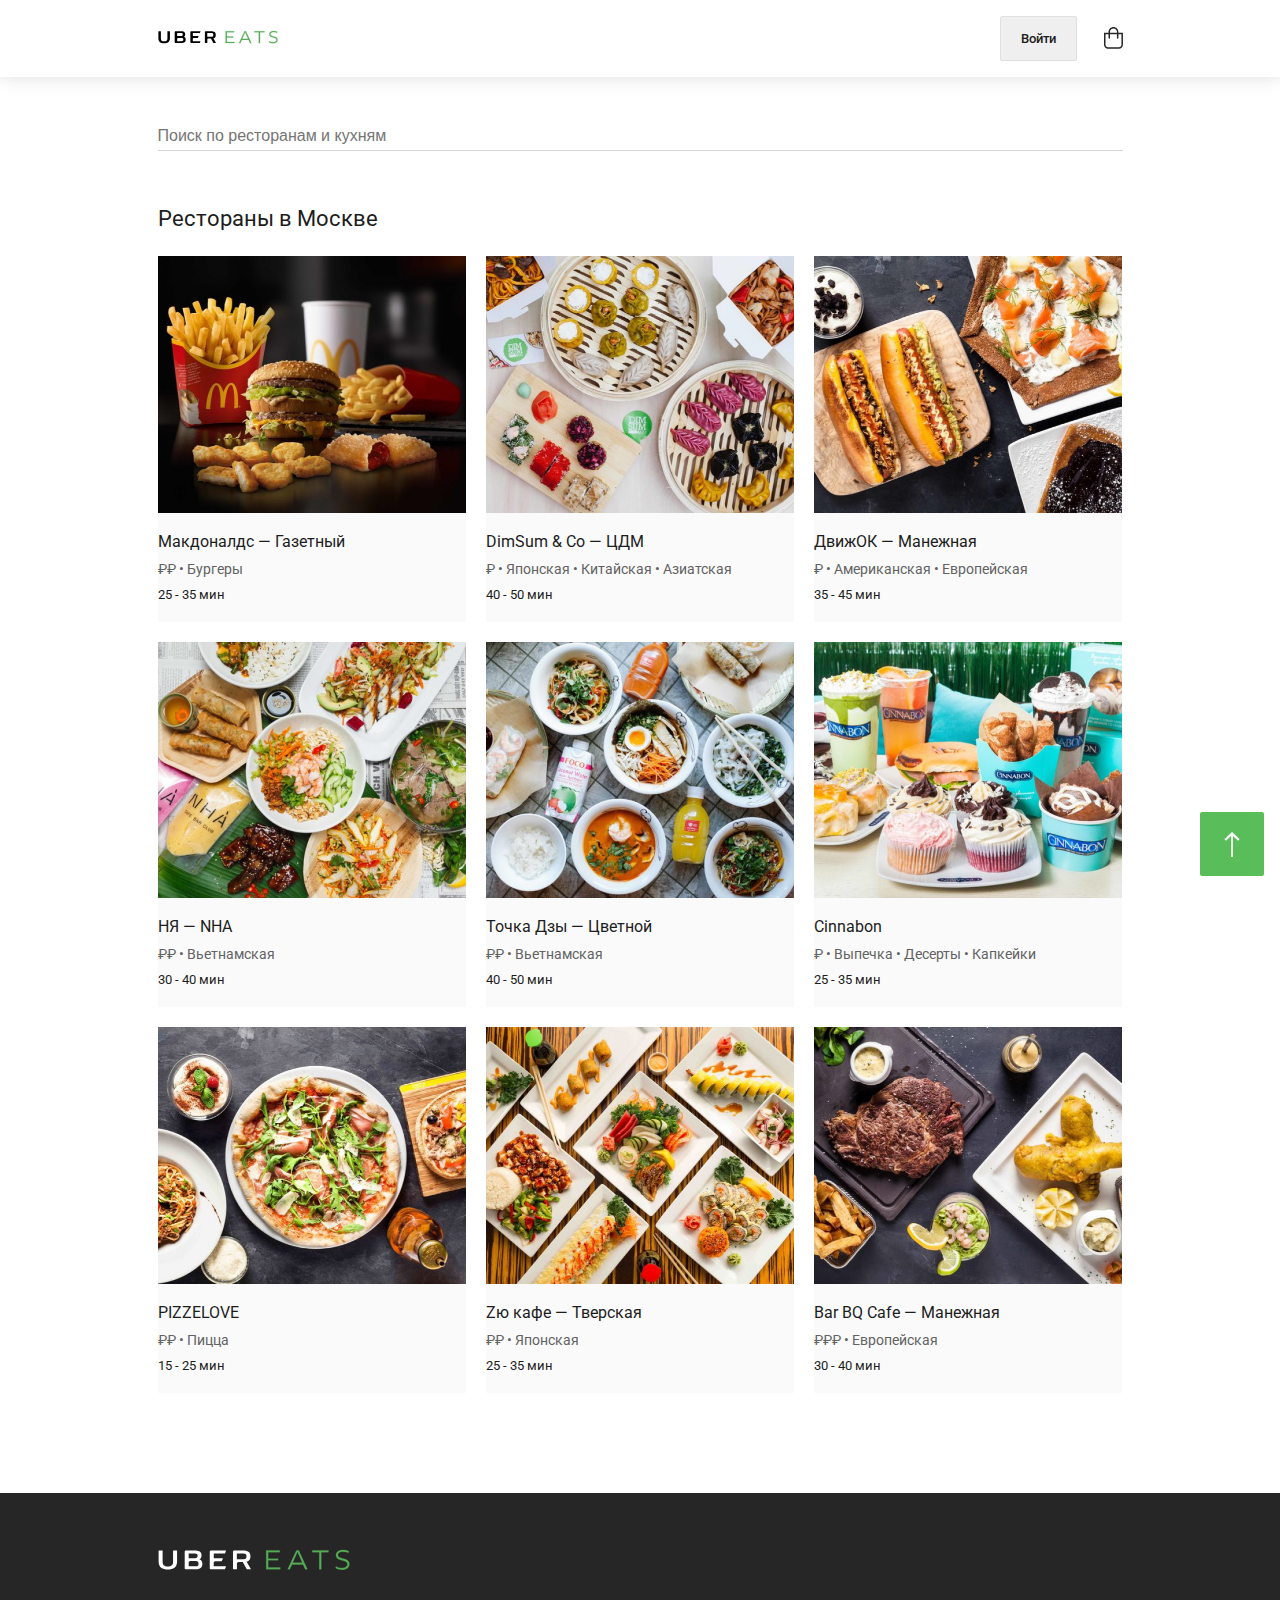
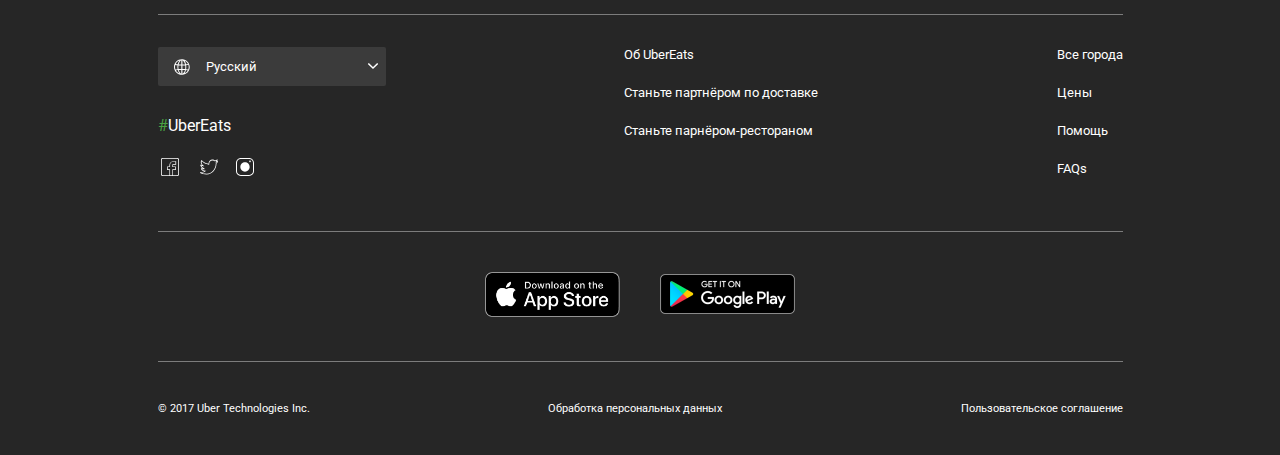
<file: index.html>
<!DOCTYPE html>
<html lang="ru">

<head>
    <meta charset="UTF-8">
    <meta http-equiv="X-UA-Compatible" content="IE=edge">
    <meta name="viewport" content="width=device-width, initial-scale=1.0">
    <title>Uber Eats | Доставка еды</title>
    <link rel="stylesheet" href="css/style.min.css">
</head>

<body>
    <header class="header" id="top">
        <div class="container">
            <div class="header__inner">
                <a class="logo" href="#">
                    <img class="logo__img" src="icons/logo.svg" alt="Логотип Uber Eats">
                </a>

                <div class="header__btns">
                    <button class="header__btn-in">
                        Войти
                    </button>

                    <button class="header__btn-cart">
                        <img src="icons/basket.svg" alt="Корзина с товарами">
                    </button>
                </div>
            </div>
        </div>
    </header>

    <main class="page">
        <h1 class="page__title visually-hidden">Вся еда города с доставкой на дом.</h1>
        
        <section class="search">
            <div class="container">
                <h2 class="search__title visually-hidden">Поиск по ресторанам и кухням</h2>
                <form class="search-form" action="#">
                    <label class="visually-hidden" for="search-form__input">Поиск по ресторанам и кухням</label>
                    <input class="search-form__input" type="text" placeholder="Поиск по ресторанам и кухням">
                </form>
            </div>
        </section>

        <section class="catalog">
            <div class="container">
                <h2 class="catalog__title">
                    Рестораны в Москве
                </h2>
                <div class="catalog__items">
                    <div class="catalog__item">
                        <img class="catalog__item-img" src="img/cards/1.jpg" alt="Перейти к меню Macdonalds">
                        <div class="catalog__item-inner">
                            <h3 class="catalog__item-title"><a href="#">Макдоналдс — Газетный</a></h3>
                            <div class="catalog__item-price">
                                ₽₽ •
                                <span class="catalog__item-category">Бургеры</span>
                            </div>
                            <div class="catalog__item-time">25 - 35 мин</div>
                        </div>
                    </div>

                    <div class="catalog__item">
                        <img class="catalog__item-img" src="img/cards/2.jpg" alt="Перейти к меню DimSum & Co — ЦДМ">
                        <div class="catalog__item-inner">
                            <h3 class="catalog__item-title"><a href="#">DimSum & Co — ЦДМ</a></h3>
                            <div class="catalog__item-price">
                                ₽ •
                                <span class="catalog__item-category">Японская • Китайская • Азиатская</span>
                            </div>
                            <div class="catalog__item-time">40 - 50 мин</div>
                        </div>
                    </div>

                    <div class="catalog__item">
                        <img class="catalog__item-img" src="img/cards/3.jpg" alt="Перейти в меню ДвижОК — Манежная">
                        <div class="catalog__item-inner">
                            <h3 class="catalog__item-title"><a href="#">ДвижОК — Манежная</a></h3>
                            <div class="catalog__item-price">
                                ₽ •
                                <span class="catalog__item-category">Американская • Европейская</span>
                            </div>
                            <div class="catalog__item-time">35 - 45 мин</div>
                        </div>
                    </div>

                    <div class="catalog__item">
                        <img class="catalog__item-img" src="img/cards/4.jpg" alt="Перейти в меню НЯ — NHA">
                        <div class="catalog__item-inner">
                            <h3 class="catalog__item-title"><a href="#">НЯ — NHA</a></h3>
                            <div class="catalog__item-price">
                                ₽₽ •
                                <span class="catalog__item-category">Вьетнамская</span>
                            </div>
                            <div class="catalog__item-time">30 - 40 мин</div>
                        </div>
                    </div>

                    <div class="catalog__item">
                        <img class="catalog__item-img" src="img/cards/5.jpg" alt="Перейти в меню Точка Дзы — Цветной">
                        <div class="catalog__item-inner">
                            <h3 class="catalog__item-title"><a href="#">Точка Дзы — Цветной</a></h3>
                            <div class="catalog__item-price">
                                ₽₽ •
                                <span class="catalog__item-category">Вьетнамская</span>
                            </div>
                            <div class="catalog__item-time">40 - 50 мин</div>
                        </div>
                    </div>

                    <div class="catalog__item">
                        <img class="catalog__item-img" src="img/cards/6.jpg" alt="Перейти в меню Cinnabon">
                        <div class="catalog__item-inner">
                            <h3 class="catalog__item-title"><a href="#">Cinnabon</a></h3>
                            <div class="catalog__item-price">
                                ₽ •
                                <span class="catalog__item-category">Выпечка • Десерты • Капкейки</span>
                            </div>
                            <div class="catalog__item-time">25 - 35 мин</div>
                        </div>
                    </div>

                    <div class="catalog__item">
                        <img class="catalog__item-img" src="img/cards/7.jpg" alt="Перейти в меню PIZZELOVE">
                        <div class="catalog__item-inner">
                            <h3 class="catalog__item-title"><a href="#">PIZZELOVE</a></h3>
                            <div class="catalog__item-price">
                                ₽₽ •
                                <span class="catalog__item-category">Пицца</span>
                            </div>
                            <div class="catalog__item-time">15 - 25 мин</div>
                        </div>
                    </div>

                    <div class="catalog__item">
                        <img class="catalog__item-img" src="img/cards/8.jpg" alt="Перейти в меню Zю кафе — Тверская">
                        <div class="catalog__item-inner">
                            <h3 class="catalog__item-title"><a href="#">Zю кафе — Тверская</a></h3>
                            <div class="catalog__item-price">
                                ₽₽ •
                                <span class="catalog__item-category">Японская</span>
                            </div>
                            <div class="catalog__item-time">25 - 35 мин</div>
                        </div>
                    </div>

                    <div class="catalog__item">
                        <img class="catalog__item-img" src="img/cards/9.jpg"
                            alt="Перейти в меню Bar BQ Cafe — Манежная">
                        <div class="catalog__item-inner">
                            <h3 class="catalog__item-title"><a href="#">Bar BQ Cafe — Манежная</a></h3>
                            <div class="catalog__item-price">
                                ₽₽₽ •
                                <span class="catalog__item-category">Европейская</span>
                            </div>
                            <div class="catalog__item-time">30 - 40 мин</div>
                        </div>
                    </div>
                </div>
            </div>
        </section>
    </main>

    <footer class="footer">
        <div class="container">
            <div class="footer__top">
                <a class="footer__logo" href="#">
                    <img class="footer__logo-img" src="icons/white-logo.svg" alt="Логотип в подвале сайта">
                </a>
            </div>
            <div class="footer__body">
                <div class="footer__social">
                    <div class="custom-select" tabindex="0">
                        <div class="custom-select__top">
                            Русский
                        </div>
                        <div class="custom-select__dropdown">
                            <ul class="custom-select__list">
                                <li class="custom-select__item">Русский</li>
                                <li class="custom-select__item">Английский</li>
                                <li class="custom-select__item">Китайский</li>
                            </ul>
                        </div>
                    </div>

                    <a class="footer__social-hashtag" href="#">
                        <span>#</span>UberEats
                    </a>
                    <div class="footer__social-links">
                        <a class="footer__social-link" href="#">
                            <img class="footer__social-link-icon" src="icons/social/facebook.svg" alt="ссылка facebook">
                        </a>
                        <a class="footer__social-link" href="#">
                            <img class="footer__social-link-icon" src="icons/social/twitter.svg" alt="ссылка twitter">
                        </a>
                        <a class="footer__social-link" href="#">
                            <img class="footer__social-link-icon" src="icons/social/inst.svg" alt="ссылка instagram">
                        </a>
                    </div>
                </div>
                <div class="footer__links">
                    <a class="footer__link" href="#">Об UberEats</a>
                    <a class="footer__link" href="#">Станьте партнёром по доставке</a>
                    <a class="footer__link" href="#">Станьте парнёром-рестораном</a>
                </div>
                <div class="footer__links">
                    <a class="footer__link" href="#">Все города</a>
                    <a class="footer__link" href="#">Цены</a>
                    <a class="footer__link" href="#">Помощь</a>
                    <a class="footer__link" href="#">FAQs</a>
                </div>
            </div>
            <div class="footer__download">
                <a class="footer__download-item" href="#"><img src="img/AppStore.png"
                        alt="Ссылка на скачивание приложения с Appstore"></a>
                <a class="footer__download-item" href="#"><img src="img/googlePlay.png"
                        alt="Ссылка на скачивание приложения с  GooglePlay"></a>
            </div>

            <div class="footer__bottom">
                <p class="footer__official">© 2017 Uber Technologies Inc.</p>
                <a class="footer__personal-data" href="#">Обработка персональных данных</a>
                <a class="footer__user-agree" href="#">Пользовательское соглашение</a>
            </div>
        </div>
    </footer>

    <div class="modal">
        <div class="modal__cart cart">
            <div class="modal__content">
                <h3 class="modal__title">Корзина</h3>

                <button class="modal__close">&#10006;</button>
                <ul class="cart__items">
                    <li class="cart__item good">
                        <h4 class="good-title">Ролл угорь стандарт</h4>

                        <div class="good__info">
                            <div class="good__info-price">250 ₽</div>
                            <div class="good__info-count count">
                                <button class="count-minus count__btn count__btn--disabled" aria-label="minus">-</button>
                                <input class="count__input" type="text" value="1" maxlength="5">
                                <button class="count-plus count__btn" aria-label="plus">+</button>
                            </div>
                        </div>
                    </li>

                    <li class="cart__item good">
                        <h4 class="good-title">Ролл угорь стандарт</h4>

                        <div class="good__info">
                            <div class="good__info-price">250 ₽</div>
                            <div class="good__info-count count">
                                <button class="count-minus count__btn count__btn--disabled" aria-label="minus">-</button>
                                <input class="count__input" type="text" value="1" maxlength="5">
                                <button class="count-plus count__btn" aria-label="plus">+</button>
                            </div>
                        </div>
                    </li>

                    <li class="cart__item good">
                        <h4 class="good-title">Ролл угорь стандарт</h4>

                        <div class="good__info">
                            <div class="good__info-price">250 ₽</div>
                            <div class="good__info-count count">
                                <button class="count-minus count__btn count__btn--disabled" aria-label="minus">-</button>
                                <input class="count__input" type="text" value="1" maxlength="5">
                                <button class="count-plus count__btn" aria-label="plus">+</button>
                            </div>
                        </div>
                    </li>
                </ul>

                <div class="cart__bottom">
                    <span class="cart__bottom-total">1250 ₽</span>

                    <div class="cart__bottom-btns">
                        <button class="cart__bottom-apply">Оформить заказ</button>
                        <button class="cart__bottom-no">Отмена</button>
                    </div>
                </div>
            </div>
        </div>

        <div class="modal__login login">
            <div class="modal__content">
                <h3 class="modal__title">Войти</h3>

                <button class="modal__close">&#10006;</button>

                <form class="login-form" action="#">
                    <div class="login-form__custom-input custom-input__mail">
                        <label class="login-form__input-title visually-hidden" for="login-form__input">Логин или почта</label>
                        <input class="login-form__input" type="text" placeholder="Введите логин или почту">
                    </div>

                    <div class="login-form__custom-input custom-input__password">
                        <label class="login-form__input-title visually-hidden" for="login-form__input">Пароль</label>
                        <input class="login-form__input" type="password" placeholder="Введите пароль">
                    </div>
                    <a href="#" class="login-form__password-forget">Забыли пароль?</a>

                    <button class="login-form__submit">Отправить</button>

                    <p class="login-form__registration">
                        <span class="login-form__registration-text">Еще нет аккаунта?</span>
                        <a class="login-form__registration-link" href="#">Зарегистрироваться</a>
                    </p>
                </form>
            </div>
        </div>

        <div class="modal__reg reg">
            <div class="modal__content">
                <h3 class="modal__title">Регистрация</h3>

                <button class="modal__close">&#10006;</button>

                <form class="reg-form" action="#">
                    <div class="reg-form__custom-input custom-input__login">
                        <label class="reg-form__input-title visually-hidden" for="login-form__input">Придумайте Логин</label>
                        <input class="reg-form__input" type="text" placeholder="Введите логин">
                    </div>

                    <div class="reg-form__custom-input custom-input__mail">
                        <label class="reg-form__input-title visually-hidden" for="login-form__input">Введите Почту</label>
                        <input class="reg-form__input" type="text" placeholder="Введите почту">
                    </div>

                    <div class="reg-form__custom-input custom-input__password">
                        <label class="reg-form__input-title visually-hidden" for="login-form__input">Введите Пароль</label>
                        <input class="reg-form__input" type="password" placeholder="Введите пароль">
                    </div>

                    <div class="reg-form__custom-input custom-input__password-check">
                        <label class="reg-form__input-title visually-hidden" for="login-form__input">Введите повторно Пароль</label>
                        <input class="reg-form__input" type="password" placeholder="Введите повторно пароль">
                    </div>

                    <button class="reg-form__submit">Зарегистрироваться</button>

                    <p class="reg-form__login">
                        <span class="reg-form__login-text">Есть аккаунт?</span>
                        <a class="reg-form__login-link" href="#">Войти</a>
                    </p>
                </form>
            </div>
        </div>

        <div class="modal__forget forget">
            <div class="modal__content">
                <h3 class="modal__title">Восстановление</h3>

                <button class="modal__close">&#10006;</button>

                <form class="forget-form" action="#">
                    <div class="forget-form__custom-input custom-input__mail">
                        <label class="forget-form__input-title visually-hidden" for="forget-form__input">Введите почту</label>
                        <input class="forget-form__input" type="text" placeholder="Введите почту">
                    </div>

                    <button class="forget-form__submit">Отправить</button>
                </form>
            </div>
        </div>

        <div class="modal__thanks thanks">
            <div class="modal__content">
                <div class="modal__close">&#10006;</div>
                <div class="thanks__text">
                    <p></p>
                </div>
            </div>
        </div>
    </div>

    <a class="pageup" href="#top">
        <img src="icons/arrow.svg" alt="Ссылка перехода в вверх страницы">
    </a>

    <script src="js/main.js"></script>
</body>

</html>
</file>
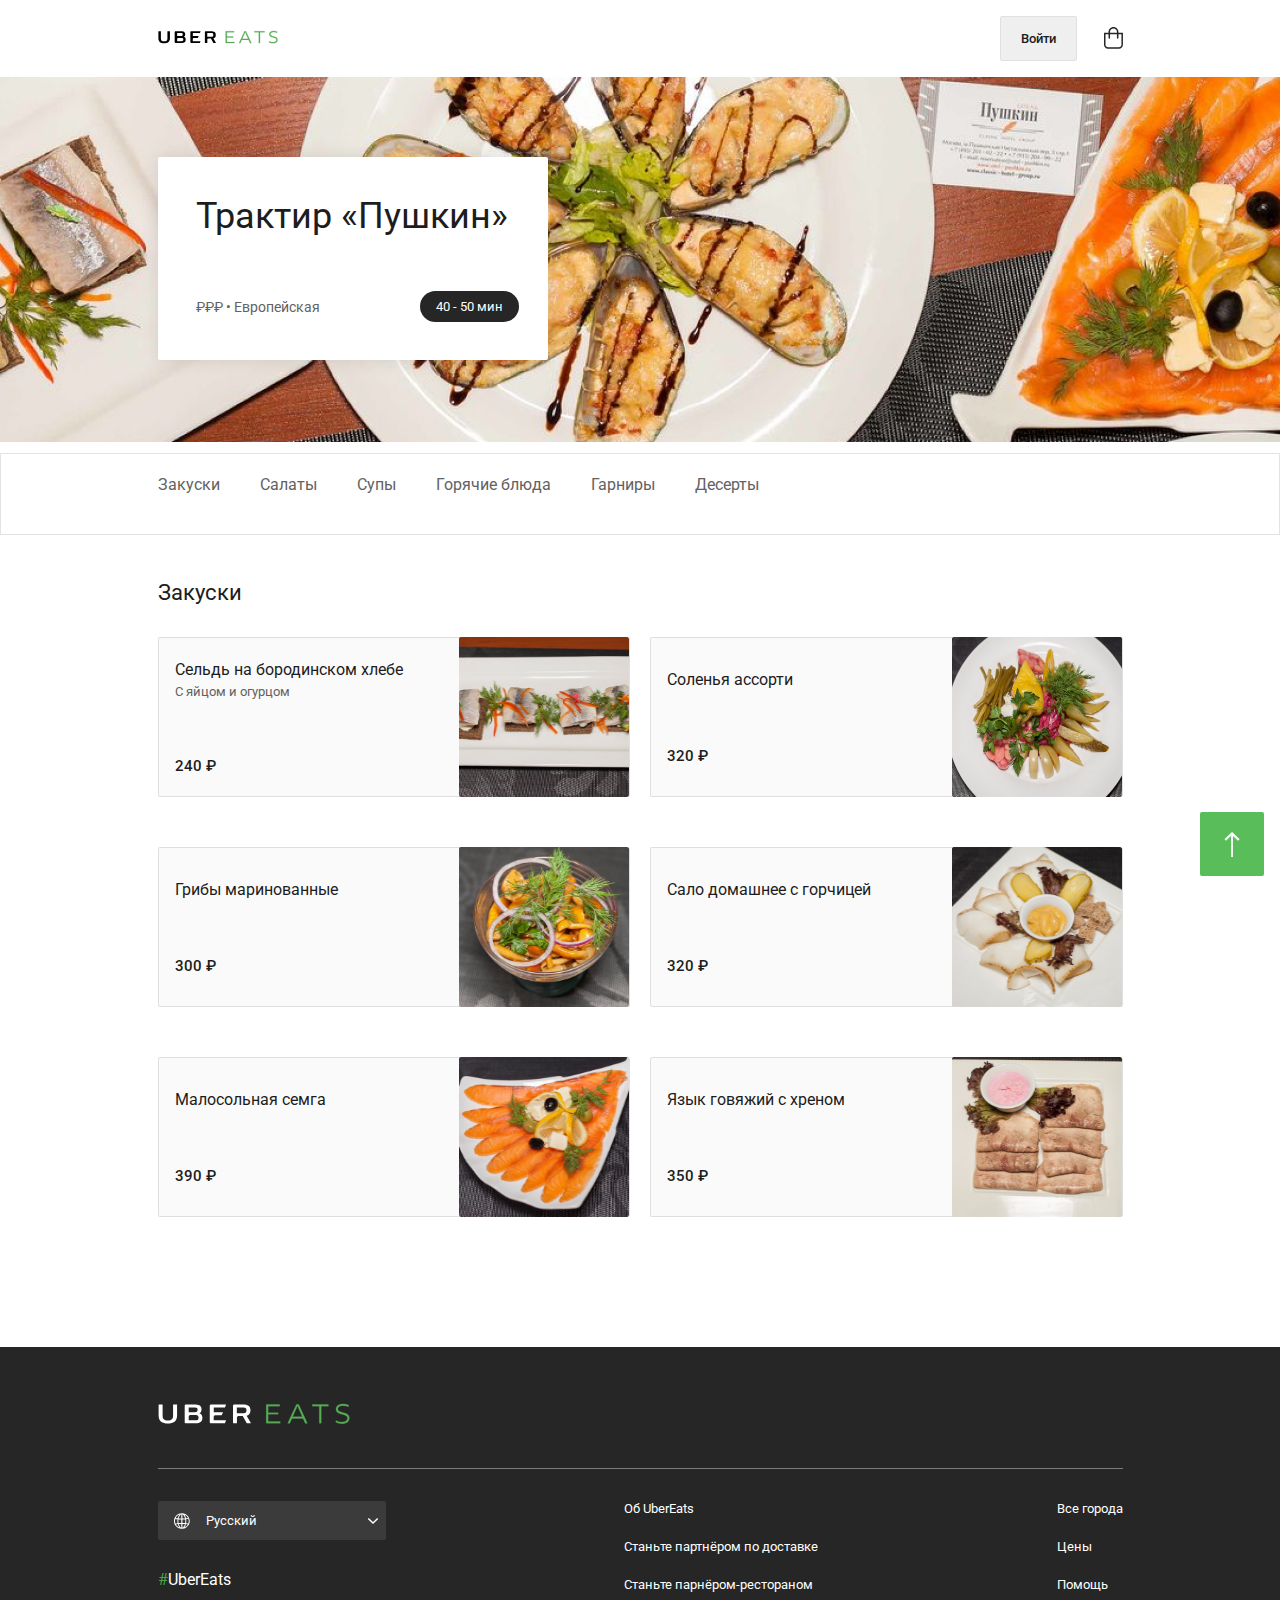
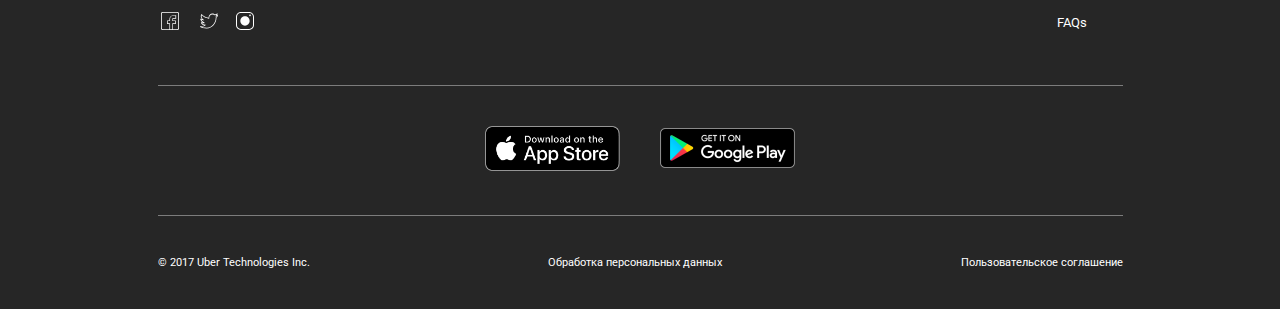
<file: single.html>
<!DOCTYPE html>
<html lang="ru">

<head>
    <meta charset="UTF-8">
    <meta http-equiv="X-UA-Compatible" content="IE=edge">
    <meta name="viewport" content="width=device-width, initial-scale=1.0">
    <title>Ресторан | UberEats</title>
    <link rel="stylesheet" href="css/style.min.css">
</head>

<body>
    <header class="header">
        <div class="container">
            <div class="header__inner">
                <a href="#" class="logo">
                    <img src="icons/logo.svg" alt="logo">
                </a>

                <div class="header__btns">
                    <button class="header__btn-in">
                        Войти
                    </button>

                    <button class="header__btn-cart">
                        <img src="icons/basket.svg" alt="basket">
                    </button>
                </div>
            </div>
        </div>
    </header>

    <main class="main page">
        <h1 class="page__title visually-hidden">Все блюда от Трактир «Пушкин» для Вас!</h1>

        <section class="promo">
            <div class="container">
                <div class="promo__info">
                    <h2 class="promo__info-title">Трактир «Пушкин»</h2>
                    <div class="promo__info-bottom">
                        <div class="promo__info-price">₽₽₽ • Европейская</div>
                        <div class="promo__info-time">40 - 50 мин</div>
                    </div>
                </div>
            </div>
        </section>
    
        <section class="category">
            <div class="container">
                <h2 class="category__title visually-hidden">Категории меню</h2>
                <ul class="category__list">
                    <li><a class="category__list-item category__list-item--active" href="#">Закуски</a></li>
                    <li><a class="category__list-item" href="#">Салаты</a></li>
                    <li><a class="category__list-item" href="#">Супы</a></li>
                    <li><a class="category__list-item" href="#">Горячие блюда</a></li>
                    <li><a class="category__list-item" href="#">Гарниры</a></li>
                    <li><a class="category__list-item" href="#">Десерты</a></li>
                </ul>
            </div>
        </section>
    
        <section class="products">
            <div class="container">
                <h2 class="products__title">Закуски</h2>
    
                <div class="products__items">
                    <div class="products__item product">
                        <div class="product__info">
                            <h3 class="product__title"><a href="#">Сельдь на бородинском хлебе</a></h3>
                            <div class="product__descr">С яйцом и огурцом</div>
                            <div class="product__price">240 ₽</div>
                        </div>
                        <img class="product__img" src="img/products/1.png" alt="Сельдь на бородинском хлебе">
                    </div>
    
                    <div class="products__item product">
                        <div class="product__info">
                            <h3 class="product__title"><a href="#">Соленья ассорти</a></h3>
                            <div class="product__descr"></div>
                            <div class="product__price">320 ₽</div>
                        </div>
                        <img class="product__img" src="img/products/2.png" alt="Соленья ассорти">
                    </div>
    
                    <div class="products__item product">
                        <div class="product__info">
                            <h3 class="product__title"><a href="#">Грибы маринованные</a></h3>
                            <div class="product__descr"></div>
                            <div class="product__price">300 ₽</div>
                        </div>
                        <img class="product__img" src="img/products/3.png" alt="Грибы маринованные">
                    </div>
    
                    <div class="products__item product">
                        <div class="product__info">
                            <h3 class="product__title"><a href="#">Сало домашнее с горчицей</a></h3>
                            <div class="product__descr"></div>
                            <div class="product__price">320 ₽</div>
                        </div>
                        <img class="product__img" src="img/products/4.png" alt="Сало домашнее с горчицей">
                    </div>
    
                    <div class="products__item product">
                        <div class="product__info">
                            <h3 class="product__title"><a href="#">Малосольная семга</a></h3>
                            <div class="product__descr"></div>
                            <div class="product__price">390 ₽</div>
                        </div>
                        <img class="product__img" src="img/products/5.png" alt="Малосольная семга">
                    </div>
    
                    <div class="products__item product">
                        <div class="product__info">
                            <h3 class="product__title"><a href="#">Язык говяжий с хреном</a></h3>
                            <div class="product__descr"></div>
                            <div class="product__price">350 ₽</div>
                        </div>
                        <img class="product__img" src="img/products/6.png" alt="Язык говяжий с хреном">
                    </div>
    
                </div>
            </div>
        </section>
    </main>

    <footer class="footer">
        <div class="container">
            <div class="footer__top">
                <a class="footer__logo" href="#">
                    <img class="footer__logo-img" src="icons/white-logo.svg" alt="Логотип в подвале сайта">
                </a>
            </div>
            <div class="footer__body">
                <div class="footer__social">
                    <div class="custom-select" tabindex="0">
                        <div class="custom-select__top">
                            Русский
                        </div>
                        <div class="custom-select__dropdown">
                            <ul class="custom-select__list">
                                <li class="custom-select__item">Русский</li>
                                <li class="custom-select__item">Английский</li>
                                <li class="custom-select__item">Китайский</li>
                            </ul>
                        </div>
                    </div>

                    <a class="footer__social-hashtag" href="#">
                        <span>#</span>UberEats
                    </a>
                    <div class="footer__social-links">
                        <a class="footer__social-link" href="#">
                            <img class="footer__social-link-icon" src="icons/social/facebook.svg" alt="ссылка facebook">
                        </a>
                        <a class="footer__social-link" href="#">
                            <img class="footer__social-link-icon" src="icons/social/twitter.svg" alt="ссылка twitter">
                        </a>
                        <a class="footer__social-link" href="#">
                            <img class="footer__social-link-icon" src="icons/social/inst.svg" alt="ссылка instagram">
                        </a>
                    </div>
                </div>
                <div class="footer__links">
                    <a class="footer__link" href="#">Об UberEats</a>
                    <a class="footer__link" href="#">Станьте партнёром по доставке</a>
                    <a class="footer__link" href="#">Станьте парнёром-рестораном</a>
                </div>
                <div class="footer__links">
                    <a class="footer__link" href="#">Все города</a>
                    <a class="footer__link" href="#">Цены</a>
                    <a class="footer__link" href="#">Помощь</a>
                    <a class="footer__link" href="#">FAQs</a>
                </div>
            </div>
            <div class="footer__download">
                <a class="footer__download-item" href="#"><img src="img/AppStore.png"
                        alt="Ссылка на скачивание приложения с Appstore"></a>
                <a class="footer__download-item" href="#"><img src="img/googlePlay.png"
                        alt="Ссылка на скачивание приложения с  GooglePlay"></a>
            </div>

            <div class="footer__bottom">
                <p class="footer__official">© 2017 Uber Technologies Inc.</p>
                <a class="footer__personal-data" href="#">Обработка персональных данных</a>
                <a class="footer__user-agree" href="#">Пользовательское соглашение</a>
            </div>
        </div>
    </footer>

    <a href="#" class="pageup">
        <img src="icons/arrow.svg" alt="arrow_up">
    </a>

    <script src="js/main.js"></script>
</body>

</html>
</file>
<file: css/style.min.css>
@import url(https://fonts.googleapis.com/css2?family=Roboto:wght@400;500&display=swap);html{margin:0;padding:0;border:0;font-size:100%;font-weight:400;vertical-align:baseline;background:rgba(0,0,0,0)}body{margin:0;padding:0;border:0;font-size:100%;font-weight:400;vertical-align:baseline;background:rgba(0,0,0,0)}body div{margin:0;padding:0;border:0;font-size:100%;font-weight:400;vertical-align:baseline;background:rgba(0,0,0,0)}abbr,address,article,aside,audio,b,blockquote,caption,cite,code,dd,del,details,dfn,dl,dt,em,fieldset,figure,footer,form,h1,h2,h3,h4,h5,h6,header,i,iframe,img,ins,kbd,label,legend,li,mark,menu,nav,object,ol,p,pre,q,samp,section,small,span,strong,sub,summary,sup,table,tbody,td,tfoot,th,thead,time,tr,ul,var,video{margin:0;padding:0;border:0;font-size:100%;font-weight:400;vertical-align:baseline;background:rgba(0,0,0,0)}article,aside,details,figure,footer,header,nav,section,summary{display:block}html{box-sizing:border-box}*{box-sizing:inherit}:after,:before{box-sizing:inherit}embed,img,object{max-width:100%}html{overflow-y:scroll}ul{list-style:none}blockquote,q{quotes:none}blockquote:after,blockquote:before{content:"";content:none}q:after,q:before{content:"";content:none}a{margin:0;padding:0;font-size:100%;vertical-align:baseline;background:rgba(0,0,0,0)}del{text-decoration:line-through}abbr[title],dfn[title]{border-bottom:1px dotted #000;cursor:help}table{border-collapse:collapse;border-spacing:0}th{font-weight:700;vertical-align:bottom}td{font-weight:400;vertical-align:top}hr{display:block;height:1px;border:0;border-top:1px solid #ccc;margin:1em 0;padding:0}input,select{vertical-align:middle}pre{white-space:pre;white-space:pre-wrap;white-space:pre-line;word-wrap:break-word}input[type=radio]{vertical-align:text-bottom}input[type=checkbox]{vertical-align:bottom}.ie7 input[type=checkbox]{vertical-align:baseline}.ie6 input{vertical-align:text-bottom}input,select,textarea{font:99% sans-serif}table{font-size:inherit;font:100%}small{font-size:85%}strong{font-weight:700}td{vertical-align:top}td img{vertical-align:top}sub{font-size:75%;line-height:0;position:relative}sup{font-size:75%;line-height:0;position:relative;top:-.5em}sub{bottom:-.25em}code,kbd,pre,samp{font-family:monospace,sans-serif}.clickable,label{cursor:pointer}input[type=button],input[type=file],input[type=submit]{cursor:pointer}button{cursor:pointer;margin:0}input,select,textarea{margin:0}button,input[type=button]{width:auto;overflow:visible}.ie7 img{-ms-interpolation-mode:bicubic}.clearfix{zoom:1}.clearfix:before{content:" ";display:block;height:0;overflow:hidden}.clearfix:after{content:" ";display:block;height:0;overflow:hidden;clear:both}.header{background:#fff;box-shadow:0 0 16px rgba(38,38,38,.16)}.header__inner{padding:16px 0;display:flex;align-items:center;justify-content:space-between}.header__btns{display:flex;align-items:center}.header__btn-in{padding:14px 20px;margin-right:27px;border:1px solid #e0e0e0;border-radius:2px;font-weight:500;font-size:13px;color:#1d1d1d;cursor:pointer;transition:transform .4s}.header__btn-in:hover{transform:scale(1.1)}.header__btn-cart{border:none;background:#fff;cursor:pointer;transition:.4s}.header__btn-cart:hover{transform:scale(1.1)}.search-form{padding-top:50px;width:100%}.search-form__input{width:100%;padding-bottom:5px;border:none;border-bottom:1px solid rgba(117,117,117,.3);font-weight:400;font-size:16px;color:rgba(98,98,98,.5);outline:0}.catalog{padding-top:55px}.catalog__title{font-weight:400;font-size:22px;color:#1d1d1d}.catalog__items{margin-top:25px;margin-bottom:80px;display:flex;align-items:center;justify-content:space-between;flex-wrap:wrap}.catalog__item{position:relative;width:32%;background:rgba(117,117,117,.04);margin-bottom:20px;transition:transform .4s}.catalog__item-img{width:100%}.catalog__item-title a{font-weight:400;font-size:16px;color:#1d1d1d}.catalog__item-title a::before{content:"";position:absolute;top:0;right:0;bottom:0;left:0}.catalog__item-price{margin-top:10px;font-weight:400;font-size:14px;color:#626262}.catalog__item-time{margin-top:10px;font-weight:400;font-size:13px;color:#1d1d1d}.catalog__item-inner{padding:15px 0 20px 0}.catalog__item:hover{transition:transform .4s;transform:scale(1.03)}.footer{padding-top:56px;background:#262626}.footer__logo{display:block;margin-bottom:40px}.footer__body{padding:32px 0 48px 0;border-top:1px solid rgba(255,255,255,.4);border-bottom:1px solid rgba(255,255,255,.4);display:flex;justify-content:space-between}.footer__link{display:block;font-weight:400;font-size:13px;color:#fff}.footer__link:hover{text-decoration:underline}.footer__link:not(:last-child){margin-bottom:23px}.footer__download{padding-top:40px;padding-bottom:40px;border-bottom:1px solid rgba(255,255,255,.4);display:flex;align-items:center;justify-content:center}.footer__download-item{display:block}.footer__download-item img{max-width:135px;width:100%}.footer__download-item:not(:last-child){margin-right:40px}.footer__bottom{padding:40px 0;display:flex;align-items:center;justify-content:space-between}.footer__official,.footer__personal-data,.footer__user-agree{font-weight:400;font-size:11px;color:#fff}.footer__personal-data:hover,.footer__user-agree:hover{text-decoration:underline}.footer .form__lang select{position:relative;width:228px;padding:12px 0 12px 48px;background:#3b3b3b;border:none;border-radius:2px;font-weight:400;font-size:13px;color:#fff}.footer .footer__social-hashtag{display:block;margin-top:30px;font-weight:400;font-size:16px;color:#fff}.footer .footer__social-hashtag span{color:#49a144}.footer .footer__social-links{margin-top:20px;display:flex;align-items:center}.footer .footer__social-link{transition:transform .4s}.footer .footer__social-link:hover{transition:transform .4s;transform:scale(1.1)}.footer .footer__social-link:not(:last-child){margin-right:15px}.footer .footer__social-link span{font-weight:400;font-size:16px;color:#49a144}.custom-select{position:relative;-webkit-user-select:none;-moz-user-select:none;user-select:none}.custom-select__top{position:relative;width:228px;font-weight:400;font-size:13px;color:#fff;padding-top:12px;padding-bottom:12px;padding-left:48px;cursor:pointer;background:#3b3b3b;border-radius:2px}.custom-select__top::before{content:url(../icons/world.svg);position:absolute;top:12px;left:16px}.custom-select__top::after{content:"";position:absolute;right:8px;top:50%;background-image:url(../icons/arrow-down.svg);background-position:center;background-repeat:no-repeat;background-size:cover;transform:translateY(-50%);transition:transform .4s;width:10px;height:6px}.custom-select__dropdown{display:none;position:absolute;left:0;top:calc(100% + 1px);width:100%;min-width:115px;z-index:20;color:#fff;background:#3b3b3b}.custom-select__item{padding:10px;font-size:13px;cursor:pointer}.custom-select__item:hover{background:rgba(73,73,73,.8)}.custom-select--open .custom-select__top::after{transform:translateY(-50%) rotate(180deg)}.custom-select--open .custom-select__dropdown{display:block}.pageup{position:fixed;bottom:24px;right:16px;display:flex;align-items:center;justify-content:center;width:80px;height:80px;background:#59bd5a;border-radius:2px;transition:transform .4s,box-shadow .4s,border-radius .4s;cursor:pointer;z-index:999}.pageup:hover{transition:transform .4s,box-shadow .4s,border-radius .4s;transform:scale(1.1);border-radius:50%;box-shadow:-1px -1px 10px rgba(255,255,255,.3)}@media(max-width:961px){.container{padding:0 8px}}@media(max-width:768px){.catalog__item{width:49%}.products .product{width:100%;margin-bottom:32px}.category{display:none}}@media(max-width:576px){.header__btn-cart{display:none}.header__btn-in{margin-right:0}.catalog__item{width:100%}.promo{position:relative}.promo .promo__info-bottom{flex-direction:column}.promo .promo__info{padding:24px 49px;position:absolute;bottom:-60px;left:50%;transform:translateX(-50%);width:308px;text-align:center}.promo .promo__info .promo__info-title{font-size:24px}.promo .promo__info .promo__info-time{margin-top:16px;font-size:12px}.products{padding-top:112px!important}.products__title{position:relative;text-align:center}.products__title::before{content:"";position:absolute;bottom:-12px;left:50%;transform:translateX(-50%);width:50px;height:1px;background:#757575}.products__wrapper{margin-top:56px!important}.products .product{margin-bottom:16px}.product{max-height:102px!important}.product .product__img{max-width:102px!important;height:100%}.product .product__info-price{font-size:14px}.product .product__info-price{margin-top:14px}.footer__body,.footer__bottom{flex-wrap:wrap}.footer__links,.footer__social{width:100%}.footer__social{margin-bottom:40px}.footer__links:not(:last-child){margin-bottom:23px}.footer__bottom a,.footer__bottom p{width:100%}.footer__bottom p{margin-bottom:24px}.footer__bottom a:not(:last-child){margin-bottom:24px}}.pageup{width:64px;height:64px}.promo{padding:80px 0;min-height:365px;background-image:url(../img/restbg.jpg);background-position:center;background-repeat:no-repeat;background-size:cover}.promo__info{padding:38px 29px 38px 38px;width:390px;background:#fff;box-shadow:0 0 16px rgba(117,117,117,.2);border-radius:2px}.promo__info-title{font-weight:400;font-size:36px;color:#1d1d1d}.promo__info-bottom{margin-top:54px;display:flex;align-items:center;justify-content:space-between}.promo__info-price{font-weight:400;font-size:14px;color:#626262}.promo__info-time{padding:8px 16px;font-weight:400;font-size:13px;color:#fff;background:#262626;border-radius:16px}.category{margin-top:11px;border:1px solid rgba(117,117,117,.2)}.category__list{padding:21px 0 40px 0;display:flex;align-items:center;list-style-type:none;background:#fff}.category__list li:not(last-child){margin-right:40px}.category__list-item{display:block;font-weight:400;font-size:16px;color:#626262;text-decoration:none;transition:color .4s}.category__list-item_active{color:#327430}.category__list-item:hover{color:#327430;text-decoration:underline}.products{padding:45px 0 80px 0}.products__title{font-weight:400;font-size:22px;color:#1d1d1d}.products__items{margin-top:32px;display:flex;align-items:center;justify-content:space-between;flex-wrap:wrap}.product{position:relative;padding:16px 0 16px 16px;margin-bottom:50px;width:49%;max-height:160px;display:flex;align-items:center;justify-content:space-between;background:rgba(117,117,117,.04);border:1px solid rgba(117,117,117,.2);border-radius:2px;transition:transform .4s}.product__title a{font-weight:400;font-size:16px;color:#1d1d1d;text-decoration:none}.product__title a::before{content:"";position:absolute;top:0;right:0;bottom:0;left:0}.product__descr{margin-top:5px;font-weight:400;font-size:13px;color:#626262}.product__price{margin-top:58px;font-weight:500;font-size:15px;color:#1d1d1d}.product__img{max-width:170px;max-height:160px}.product:hover{transition:transform .4s;transform:scale(1.03)}.modal{position:fixed;top:0;left:0;z-index:1050;display:none;width:100%;height:100%;overflow:hidden;background-color:rgba(0,0,0,.5)}.modal--active{display:block}.modal__cart,.modal__forget,.modal__login,.modal__reg{position:fixed;top:-50%;left:50%;transform:translate(-50%,-50%);width:780px;margin:40px auto}.modal__forget,.modal__login,.modal__reg{max-width:450px}.modal__content{position:relative;width:100%;padding:30px;background-color:#fff;border:1px solid rgba(0,0,0,.2);border-radius:10px;max-height:80vh;overflow-y:auto}.modal__close{position:absolute;top:38px;right:40px;width:25px;height:25px;display:flex;align-items:center;justify-content:center;font-size:30px;color:#000;font-weight:700;border:none;background-color:rgba(0,0,0,0);cursor:pointer;transition:transform .2s}.modal__close:hover{color:red;transform:scale(1.05)}.modal__title{font-weight:700;font-size:36px;color:#000}.modal__input{display:block;margin:20px auto 20px auto;width:280px;height:50px;background:#fff;box-shadow:0 4px 15px rgba(0,0,0,.2);border:none;font-size:18px;text-align:center;padding:0 20px;outline:0}.modal .btn{display:block;width:280px;margin:0 auto}.cart{display:none;transition:top 1s}.cart__items{padding-top:45px}.cart-item{display:flex;align-items:center;justify-content:space-between}.cart__bottom{padding-top:53px;display:flex;align-items:center;justify-content:space-between}.cart__bottom-total{padding:15px 20px;font-weight:700;font-size:17px;color:#fafafa;background:#262626;border-radius:5px}.cart__bottom-apply{padding:15px;margin-right:15px;border:none;background:#59bd5a;border-radius:2px;font-weight:400;font-size:15px;color:#fff}.cart__bottom-no{padding:15px;background:#fff;border:1px solid #d9d9d9;border-radius:2px;font-weight:400;font-size:15px;color:#595959}.cart__bottom-apply,.cart__bottom-no{transition:transform .4s}.cart__bottom-apply:hover,.cart__bottom-no:hover{transition:transform .4s;transform:scale(1.05)}.cart--active{display:block;transition:top 1s;top:50%}.good{display:flex;align-items:center;justify-content:space-between;border-top:1px solid #eee;border-bottom:1px solid #eee;padding:20px 0}.good-title{font-weight:400;font-size:18px;color:#000}.good__info{display:flex;align-items:center}.good__info-price{margin-right:45px;font-weight:700;font-size:20px;color:#000}.good__info-count{font-weight:400;font-size:16px;color:#000}.count{height:44px}.count__btn{width:44px;height:100%;background:#fff;border:1px solid #59bd5a;border-radius:2px;color:#59bd5a;font-weight:400;font-size:18px;cursor:pointer;transition:transform .4s}.count__btn--disabled{opacity:.4;border-color:#000;color:#000;pointer-events:none}.count__btn:hover{transition:transform .4s;transform:scale(1.05)}.count__input{max-width:50px;text-align:center;height:100%;border:none}.forget,.login,.reg,.thanks{display:none;transition:top 1s}.forget-form,.login-form,.reg-form,.thanks-form{padding-top:40px;display:flex;flex-direction:column;width:310px;margin:0 auto}.forget-form__custom-input,.login-form__custom-input,.reg-form__custom-input,.thanks-form__custom-input{position:relative;margin:0 auto}.forget-form__custom-input:not(:last-child),.login-form__custom-input:not(:last-child),.reg-form__custom-input:not(:last-child),.thanks-form__custom-input:not(:last-child){margin-bottom:40px}.forget-form__input,.login-form__input,.reg-form__input,.thanks-form__input{border:none;border-bottom:1px solid rgba(0,0,0,.3);padding-left:30px;padding-bottom:6px;outline:0}.forget-form__input::-webkit-input-placeholder,.login-form__input::-webkit-input-placeholder,.reg-form__input::-webkit-input-placeholder,.thanks-form__input::-webkit-input-placeholder{color:rgba(0,0,0,.3137254902);font-size:14px}.forget-form__input::-moz-placeholder,.login-form__input::-moz-placeholder,.reg-form__input::-moz-placeholder,.thanks-form__input::-moz-placeholder{color:rgba(0,0,0,.3137254902);font-size:14px}.forget-form__input:-moz-placeholder,.login-form__input:-moz-placeholder,.reg-form__input:-moz-placeholder,.thanks-form__input:-moz-placeholder{color:rgba(0,0,0,.3137254902);font-size:14px}.forget-form__input:-ms-input-placeholder,.login-form__input:-ms-input-placeholder,.reg-form__input:-ms-input-placeholder,.thanks-form__input:-ms-input-placeholder{color:rgba(0,0,0,.3137254902);font-size:14px}.forget-form__password-forget,.login-form__password-forget,.reg-form__password-forget,.thanks-form__password-forget{display:block;margin:10px auto 40px auto;font-weight:400;font-size:12px;color:#59bd5a}.forget-form__login,.forget-form__registration,.login-form__login,.login-form__registration,.reg-form__login,.reg-form__registration,.thanks-form__login,.thanks-form__registration{display:block;margin:10px auto 0 auto;font-weight:400;font-size:12px;color:#010624}.forget-form__login-link,.forget-form__registration-link,.login-form__login-link,.login-form__registration-link,.reg-form__login-link,.reg-form__registration-link,.thanks-form__login-link,.thanks-form__registration-link{color:#59bd5a}.forget-form__submit,.login-form__submit,.reg-form__submit,.thanks-form__submit{width:200px;height:40px;margin:0 auto;border:none;color:#fff;background:#59bd5a;border-radius:4px}.forget--active,.login--active,.reg--active,.thanks--active{display:block;transition:top 1s;top:50%}.custom-input__login::before,.custom-input__mail::before,.custom-input__password-check::before,.custom-input__password::before{content:url(../icons/modal/login/email-icon.svg);position:absolute;top:2px;left:8px;width:12px;height:12px}.custom-input__password::before{content:url(../icons/modal/login/password-icon.svg)}.custom-input__password-check::before{top:-1px;left:4px;width:23px;height:23px;content:url(../icons/modal/login/password-check.svg)}.custom-input__login::before{content:url(../icons/modal/login/login-user.svg)}*{margin:0;padding:0;box-sizing:border-box;font-family:Roboto,sans-serif}html{scroll-behavior:smooth}body{background:#fff}a{text-decoration:none}ul{list-style-type:none}.container{max-width:965px;margin:0 auto}.visually-hidden{position:absolute;width:1px;height:1px;margin:-1px;border:0;padding:0;white-space:nowrap;-webkit-clip-path:inset(100%);clip-path:inset(100%);clip:rect(0 0 0 0);overflow:hidden}.open-modal{position:fixed;right:0;left:0;overflow:hidden}
</file>
